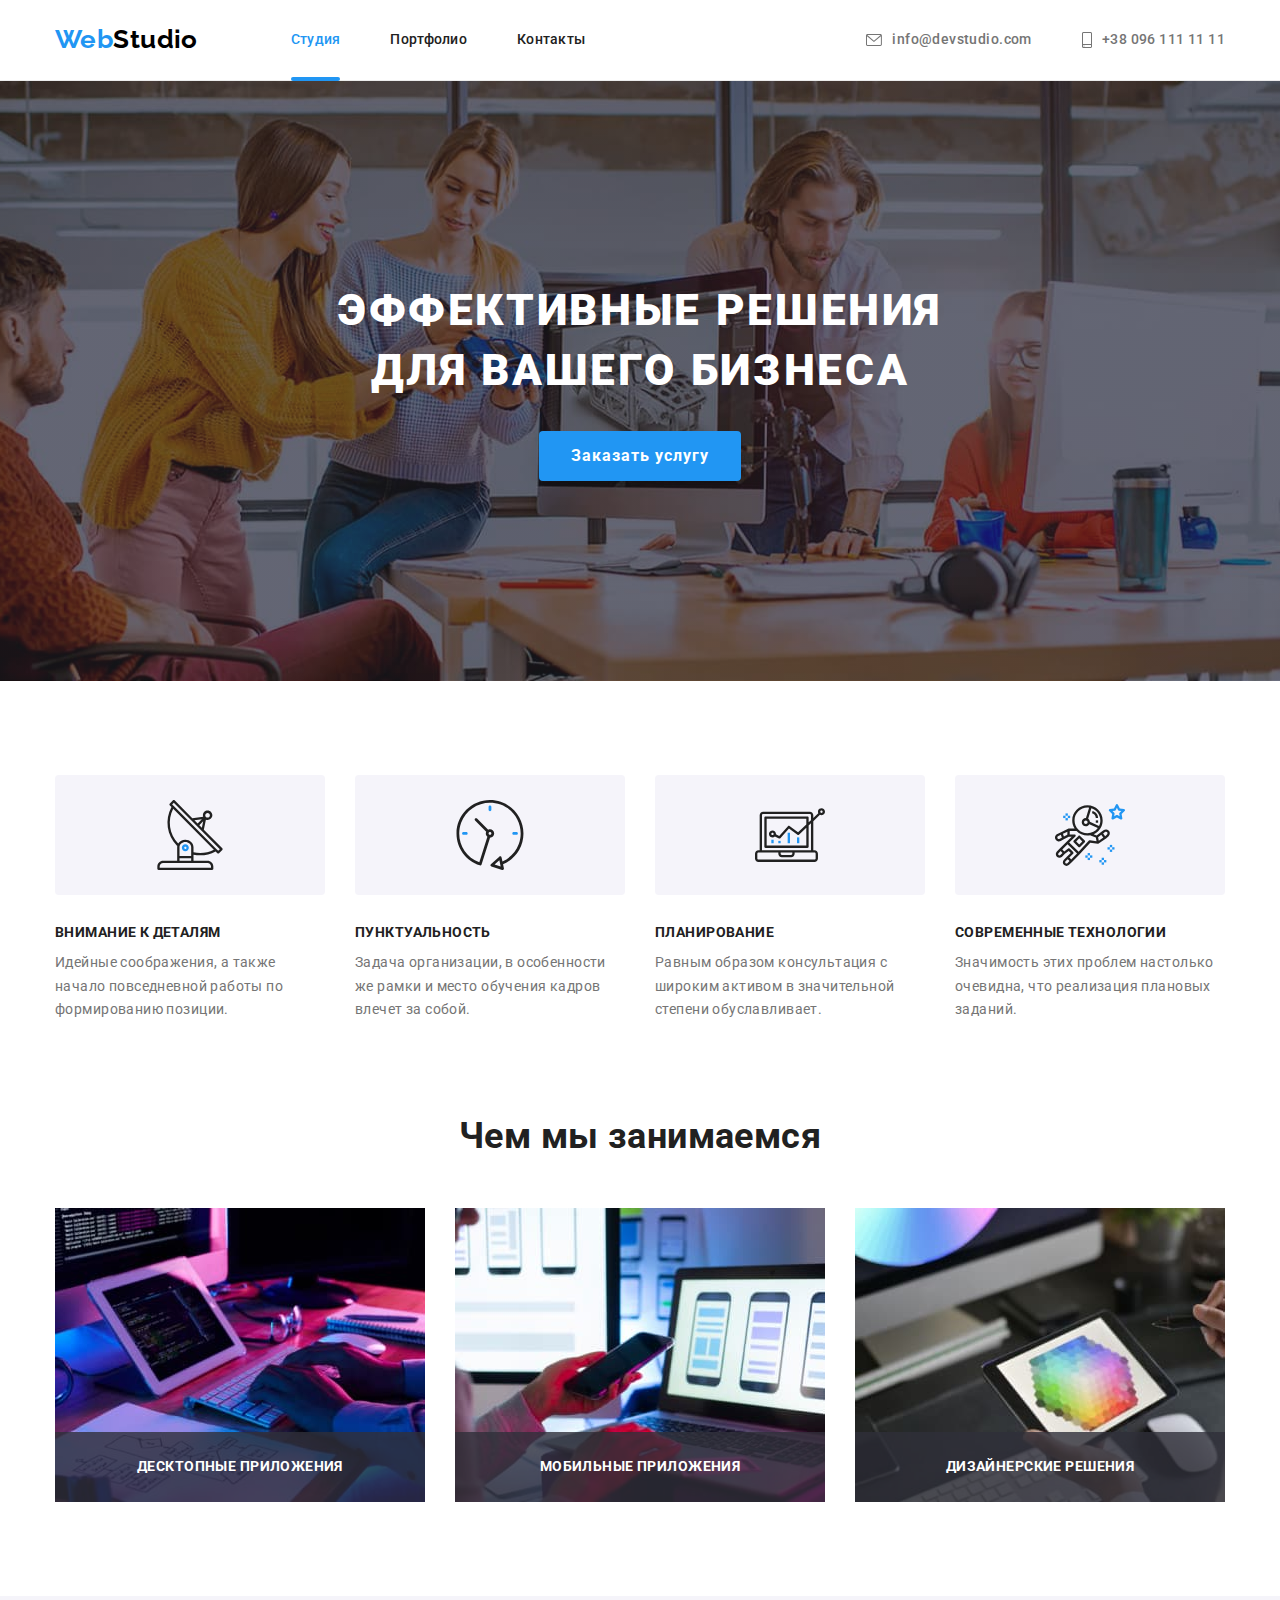
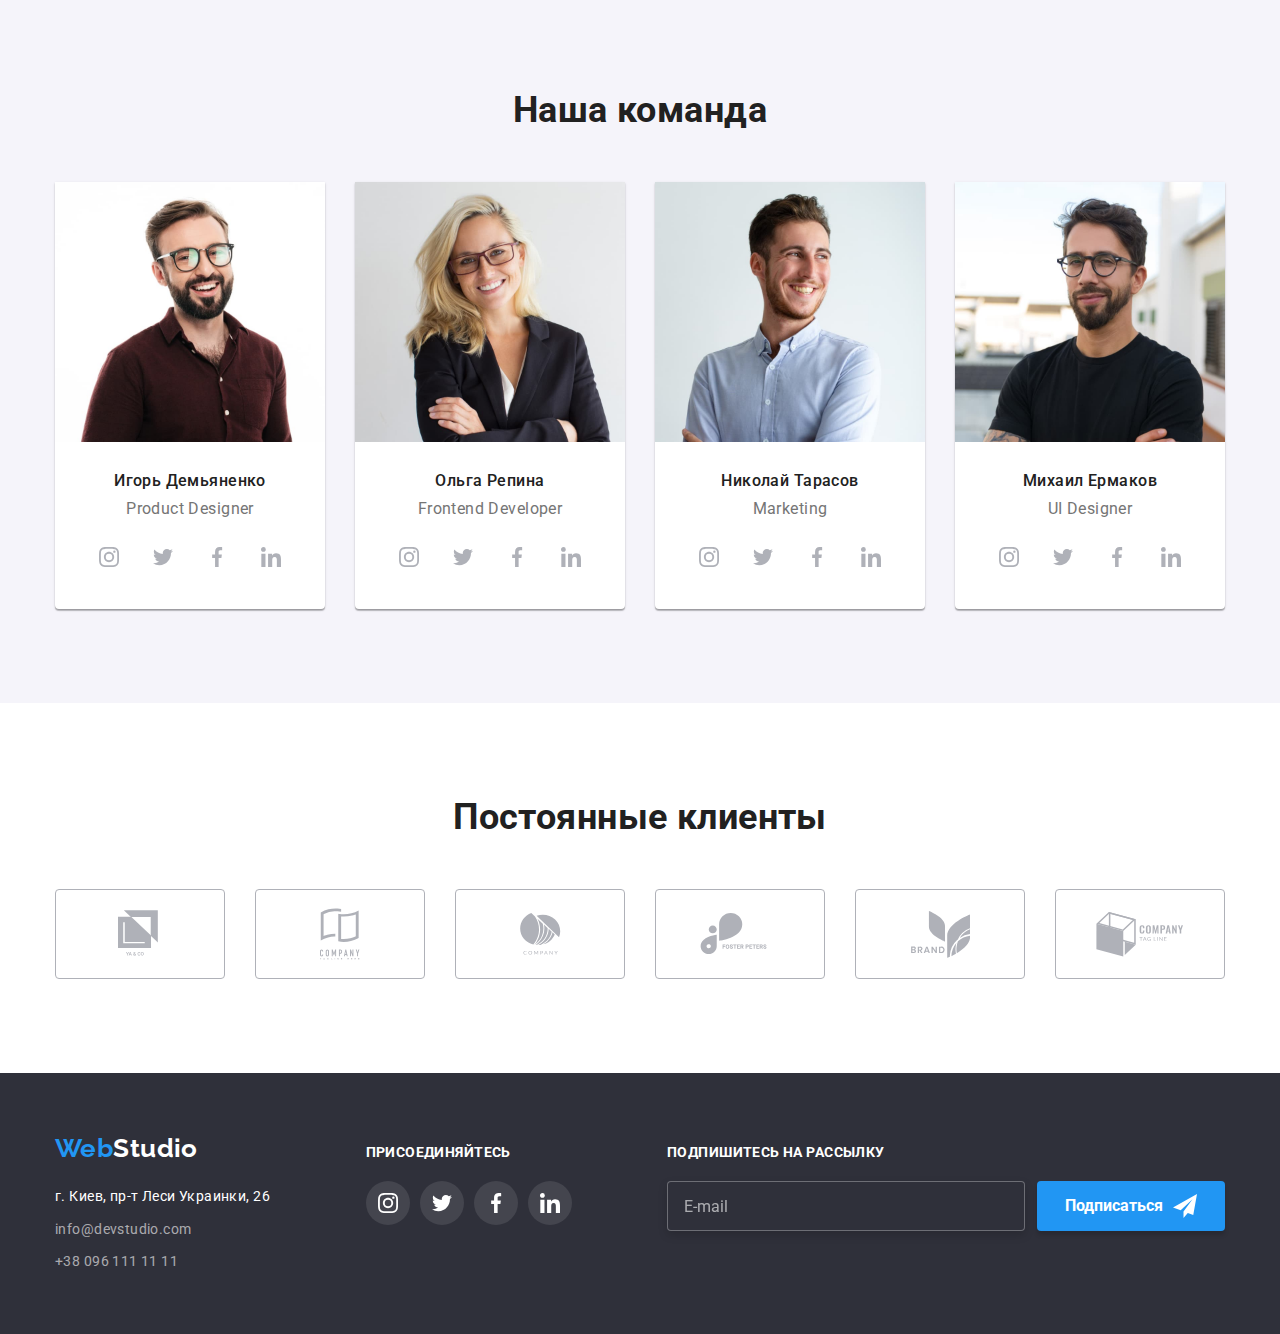
<file: index.html>
<!DOCTYPE html>
<html lang="ru">
<head>
    <meta charset="UTF-8">
    <meta http-equiv="X-UA-Compatible" content="IE=edge">
    <meta name="viewport" content="width=device-width, initial-scale=1.0">
    <title>WebStudio</title>
    <link rel="stylesheet" href="https://cdnjs.cloudflare.com/ajax/libs/modern-normalize/1.0.0/modern-normalize.min.css">
    <link rel="preconnect" href="https://fonts.gstatic.com">
    <link href="https://fonts.googleapis.com/css2?family=Raleway:wght@700&family=Roboto:wght@400;500;700;900&display=swap"
        rel="stylesheet">
    <link rel="stylesheet" href="./css/styles.css">
    
</head>
<body>

    <!-- Шапка сайта -->

    <header class="page-header">
        <div class="main-header container">
            <nav class="main-nav">
                <a href="./" class="logo"><span class="logo-first">Web</span>Studio</a>   
                <ul class="site-nav-list">
                    <li class="item"><a class="link current" href="./index.html">Студия</a></li>
                    <li class="item"><a class="link" href="./portfolio.html">Портфолио</a></li>
                    <li class="item"><a class="link" href="">Контакты</a></li>
                </ul>
            </nav>
    
            <ul class="nav-link">
                <li class="item">
                    <a href="mailto:info@devstudio.com" class="link">
                        <svg class="icon-nav" width="16" height="12">
                            <use href="./images/icons/icons.svg#envelope"></use>
                        </svg>
                        info@devstudio.com</a>
                </li>
                <li class="item">
                    <a href="tel:+380961111111" class="link">
                        <svg class="icon-nav" width="10" height="16">
                            <use href="./images/icons/icons.svg#smartphone"></use>
                        </svg>  
                    +38 096 111 11 11</a>
                </li>  
            </ul>
                
         </div>
    </header>  

    <main>

        <!-- Hero -->

        <section class="section hero">
            <div class="container">
                <h1 class="title">Эффективные решения<br>для вашего бизнеса</h1>
                <button type="button" class="button" data-modal-open>Заказать услугу</button>
            </div>
        </section>
        
        
        <!-- Особенности -->

        <section class="section features">
            <div class="container">
                <h2 class="title visually-hidden">Особенности</h2>
                <ul class="list">
                    <li class="item-icon icon-antenna">
                        <h3 class="list-title">Внимание к деталям</h3>
                        <p>Идейные соображения, а также начало повседневной работы по формированию позиции.</p>
                    </li>
                    <li class="item-icon icon-clock">                         
                        <h3 class="list-title">Пунктуальность</h3>
                        <p>Задача организации, в особенности же рамки и место обучения кадров влечет за собой.</p>
                    </li>
                    <li class="item-icon icon-diagram">                        
                        <h3 class="list-title">Планирование</h3>
                        <p>Равным образом консультация с широким активом в значительной степени обуславливает.</p>
                    </li>
                    <li class="item-icon icon-astronaut">                       
                        <h3 class="list-title">Современные технологии</h3>
                        <p>Значимость этих проблем настолько очевидна, что реализация плановых заданий.</p>
                    </li>
                </ul>
            </div>
        </section>

        <!-- Чем мы занимаемся -->

        <section class="section work-list">
            <div class="container">
                <h2 class="title">Чем мы занимаемся</h2>
                <ul class="list">         
                    <li class="box">
                        <img src="./images/box1.jpg" alt="box1" width="370">
                        <p class="text-image">Десктопные приложения</p>
                    </li>
                    <li class="box">
                        <img src="./images/box2.jpg" alt="box2" width="370">
                        <p class="text-image">Мобильные приложения</p>
                    </li>  
                    <li class="box">
                        <img src="./images/box3.jpg" alt="box3" width="370">
                        <p class="text-image">Дизайнерские решения</p>
                    </li>
                </ul>
            </div>
        </section>

        <!-- Наша команда -->

        <section class="section team">
            <div class="container">
                <h2 class="title">Наша команда</h2>
                <ul class="list">   
                    <li class="team-card">
                        <img src="./images/img(2)(1).jpg" alt="фото Игорь Демьяненко" width="270">
                        <div class="description">
                            <h3 class="name">Игорь Демьяненко</h3>
                            <p lang="en" class="profession">Product Designer</p>
                            <ul class="list social-icons">
                                <li class="social-icons-item">
                                    <a class="social-link" href="" target="_blank" rel="noopener noreferrer">
                                        <svg class="icon" width="20" height="20">
                                            <use href="./images/icons/icons.svg#instagram"></use>
                                        </svg>
                                    </a>
                                </li>
                                <li class="social-icons-item">
                                    <a class="social-link" href="" target="_blank" rel="noopener noreferrer">
                                        <svg class="icon" width="20" height="20">
                                            <use href="./images/icons/icons.svg#twitter"></use>
                                        </svg>
                                    </a>
                                </li>
                                <li class="social-icons-item">
                                    <a class="social-link" href="" target="_blank" rel="noopener noreferrer">
                                        <svg class="icon" width="20" height="20">
                                            <use href="./images/icons/icons.svg#facebook"></use>
                                        </svg>
                                    </a>
                                </li>
                                <li class="social-icons-item">
                                    <a class="social-link" href="" target="_blank" rel="noopener noreferrer">
                                        <svg class="icon" width="20" height="20">
                                            <use href="./images/icons/icons.svg#linkedin"></use>
                                        </svg>
                                    </a>
                                </li>
                            </ul>         
                        </div>
                    </li>
                    <li class="team-card">
                        <img src="./images/img(3)(1).jpg" alt="фото Ольга Репина" width="270">
                        <div class="description">
                            <h3 class="name">Ольга Репина</h3>
                            <p lang="en" class="profession">Frontend Developer</p>
                            <ul class="list social-icons">
                                <li class="social-icons-item">
                                    <a class="social-link" href="" target="_blank" rel="noopener noreferrer">
                                        <svg class="icon" width="20" height="20">
                                            <use href="./images/icons/icons.svg#instagram"></use>
                                        </svg>
                                    </a>
                                </li>
                                <li class="social-icons-item">
                                    <a class="social-link" href="" target="_blank" rel="noopener noreferrer">
                                        <svg class="icon" width="20" height="20">
                                            <use href="./images/icons/icons.svg#twitter"></use>
                                        </svg>
                                    </a>
                                </li>
                                <li class="social-icons-item">
                                    <a class="social-link" href="" target="_blank" rel="noopener noreferrer">
                                        <svg class="icon" width="20" height="20">
                                            <use href="./images/icons/icons.svg#facebook"></use>
                                        </svg>
                                    </a>
                                </li>
                                <li class="social-icons-item">
                                    <a class="social-link" href="" target="_blank" rel="noopener noreferrer">
                                        <svg class="icon" width="20" height="20">
                                            <use href="./images/icons/icons.svg#linkedin"></use>
                                        </svg>
                                    </a>
                                </li>
                            </ul> 
                        </div>
                    </li>
                    <li class="team-card">
                        <img src="./images/img(4)(1).jpg" alt="фото Николай Тарасов" width="270">
                        <div class="description">
                            <h3 class="name">Николай Тарасов</h3>
                        <p lang="en" class="profession">Marketing</p>
                        <ul class="list social-icons">
                            <li class="social-icons-item">
                                <a class="social-link" href="" target="_blank" rel="noopener noreferrer">
                                    <svg class="icon" width="20" height="20">
                                        <use href="./images/icons/icons.svg#instagram"></use>
                                    </svg>
                                </a>
                            </li>
                            <li class="social-icons-item">
                                <a class="social-link" href="" target="_blank" rel="noopener noreferrer">
                                    <svg class="icon" width="20" height="20">
                                        <use href="./images/icons/icons.svg#twitter"></use>
                                    </svg>
                                </a>
                            </li>
                            <li class="social-icons-item">
                                <a class="social-link" href="" target="_blank" rel="noopener noreferrer">
                                    <svg class="icon" width="20" height="20">
                                        <use href="./images/icons/icons.svg#facebook"></use>
                                    </svg>
                                </a>
                            </li>
                            <li class="social-icons-item">
                                <a class="social-link" href="" target="_blank" rel="noopener noreferrer">
                                    <svg class="icon" width="20" height="20">
                                        <use href="./images/icons/icons.svg#linkedin"></use>
                                    </svg>
                                </a>
                            </li>
                        </ul> 
                        </div>
                    </li>
                    <li class="team-card">
                        <img src="./images/img(5)(1).jpg" alt="фото Михаил Ермаков" width="270">
                        <div class="description">
                            <h3 class="name">Михаил Ермаков</h3>
                            <p lang="en" class="profession">UI Designer</p>
                            <ul class="list social-icons">
                                <li class="social-icons-item">
                                    <a class="social-link" href="" target="_blank" rel="noopener noreferrer">
                                        <svg class="icon" width="20" height="20">
                                            <use href="./images/icons/icons.svg#instagram"></use>
                                        </svg>
                                    </a>
                                </li>
                                <li class="social-icons-item">
                                    <a class="social-link" href="" target="_blank" rel="noopener noreferrer">
                                        <svg class="icon" width="20" height="20">
                                            <use href="./images/icons/icons.svg#twitter"></use>
                                        </svg>
                                    </a>
                                </li>
                                <li class="social-icons-item">
                                    <a class="social-link" href="" target="_blank" rel="noopener noreferrer">
                                        <svg class="icon" width="20" height="20">
                                            <use href="./images/icons/icons.svg#facebook"></use>
                                        </svg>
                                    </a>
                                </li>
                                <li class="social-icons-item">
                                    <a class="social-link" href="" target="_blank" rel="noopener noreferrer">
                                        <svg class="icon" width="20" height="20">
                                            <use href="./images/icons/icons.svg#linkedin"></use>
                                        </svg>
                                    </a>
                                </li>
                            </ul> 
                        </div>
                    </li> 
                </ul>
            </div>
        </section>

        <!-- Постоянные клиенты -->

        <section class="section clients">
            <div class="container">
                <h2 class="title">Постоянные клиенты</h2>            
            <div class="regular-customers">
                <ul class="list-customers">
                    <li class="item">
                        <a class="link" href="">
                            <svg class="icon-customers" width="44" height="49">
                                <use href="./images/icons/icons.svg#logo1"></use>
                            </svg> 
                        </a>
                    </li>
                    <li class="item">
                        <a class="link" href="">
                            <svg class="icon-customers" width="40" height="52">
                                <use href="./images/icons/icons.svg#logo2"></use>
                            </svg>
                        </a>
                    </li>
                    <li class="item">
                        <a class="link" href="">
                            <svg class="icon-customers" width="41" height="42">
                                <use href="./images/icons/icons.svg#logo3"></use>
                            </svg>
                        </a>
                    </li>         
                    <li class="item">
                        <a class="link" href="">
                            <svg class="icon-customers" width="80" height="42">
                                <use href="./images/icons/icons.svg#logo4"></use>
                            </svg>
                        </a>
                    </li>
                    <li class="item">
                        <a class="link" href="">
                            <svg class="icon-customers" width="59" height="47">
                                <use href="./images/icons/icons.svg#logo5"></use>
                            </svg>
                        </a>
                    </li>
                    <li class="item">
                        <a class="link" href="">
                            <svg class="icon-customers" width="88" height="45">
                                <use href="./images/icons/icons.svg#logo6"></use>
                            </svg>
                        </a>
                    </li>                                                         
            </ul>
            </div>
            </div>            
        </section>  
    </main>

    <!-- Футер -->

    <footer class="section footer">
        <div class="container footer-item">
            <div class="footer-contacts">
                <div class="adr">
                    <a href="./" class="logo"><span class="logo-first">Web</span>Studio</a>
                </div>
                <address>
                    <p  class="title">г. Киев, пр-т Леси Украинки, 26</p>
                    <ul class="list">
                        <li class="mail"><a href="mailto:info@devstudio.com" class="link">info@devstudio.com</a></li>
                        <li class="tel"><a href="tel:+380961111111" class="link">+38 096 111 11 11</a></li>
                    </ul>
                </address>
            </div>
            
            <div class="connection">
                <p class="text-connection">присоединяйтесь</p>
            <ul class="list social-icons">
                <li class="footer-icons-item">
                    <a class="footer-link" href="" target="_blank" rel="noopener noreferrer">
                        <svg class="icon" width="20" height="20">
                            <use href="./images/icons/icons.svg#instagram"></use>
                        </svg>
                    </a>
                </li>
                <li class="footer-icons-item">
                    <a class="footer-link" href="" target="_blank" rel="noopener noreferrer">
                        <svg class="icon" width="20" height="20">
                            <use href="./images/icons/icons.svg#twitter"></use>
                        </svg>
                    </a>
                </li>
                <li class="footer-icons-item">
                    <a class="footer-link" href="" target="_blank" rel="noopener noreferrer">
                        <svg class="icon" width="20" height="20">
                            <use href="./images/icons/icons.svg#facebook"></use>
                        </svg>
                    </a>
                </li>
                <li class="footer-icons-item">
                    <a class="footer-link" href="" target="_blank" rel="noopener noreferrer">
                        <svg class="icon" width="20" height="20">
                            <use href="./images/icons/icons.svg#linkedin"></use>
                        </svg>
                    </a>
                </li>
            </ul>
            </div>

            <!-- Форма в футере -->

            <div class="footer-form">
                <p class="sub-text">Подпишитесь на рассылку</p>
                <form class="subscription">                        
                        <div class="sub-mail">
                            <label for="mail"></label>
                            <input type="email" class="footer-input" name="mail" id="mail" placeholder="E-mail" />
                        </div>                  
                        <button class="sub-button" type="submit">Подписаться
                            <svg class="icon-send" width="24" height="24">
                                <use href="./images/icons/icons.svg#icon-send"></use>
                            </svg>
                        </button>                       
                </form>
            </div>
        </div>    
    </footer>    

    <!-- Модальное окно -->

    <div class="backdrop is-hidden" data-modal>
        <div class="modal">
            <button type="button" class="modal-close" aria-label="Закрыть" data-modal-close>
                <svg class="icon" width="11" height="11">
                    <use href="./images/icons/icons.svg#close"></use>
                </svg>
            </button>
            
            <p class="text-form">Оставьте свои данные, мы вам перезвоним</p>
            <form class="modal-form">
                <div class="user-name-box">
                    <label for="user-name" class="form-label">Имя</label>
                    <div class="form-input"> 
                        <input type="text" class="input-name" name="user-name" id="user-name">
                        <svg class="icon-input" width="18" height="18">
                            <use href="./images/icons/icons.svg#person"></use>
                        </svg>                                
                    </div>
                </div>
                <div class="user-tel">
                    <label for="tel" class="form-label">Телефон</label>
                    <div class="form-input">
                        <input type="tel" class="input-name" name="tel" id="tel">
                        <svg class="icon-input" width="18" height="18">
                            <use href="./images/icons/icons.svg#phone"></use>
                        </svg>
                    </div>
                </div>
                <div class="user-mail">
                    <label for="mailto" class="form-label">Почта</label>
                    <div class="form-input">
                        <input type="email" class="input-name" name="mail" id="mailto">
                        <svg class="icon-input" width="18" height="18">
                            <use href="./images/icons/icons.svg#email"></use>
                        </svg>
                    </div>
                </div>
                <div class="input-comment">
                    <label for="comment" class="form-label">Комментарий</label>
                    <textarea class="comment" name="comment" id="comment" rows="6" placeholder="Введите текст"></textarea>
                </div>
                <div class="agreement-input">
                    <label for="agreement" class="check-label">
                        <input type="checkbox" class="check-input" name="agreement" id="agreement">
                        <svg class="icon-check" width="16" height="15">
                            <use href="./images/icons/icons.svg#icon-check"></use>
                        </svg>
                    <span class="checkbox-text">Соглашаюсь с рассылкой и принимаю <a href="">Условия договора</a></span>
                </label>
                </div>
                <button class="modal-send" type="submit">Отправить</button>  
            </form>
        </div>
    </div>

    <script src="./js/modal.js"></script>
</body>
</html>
</file>
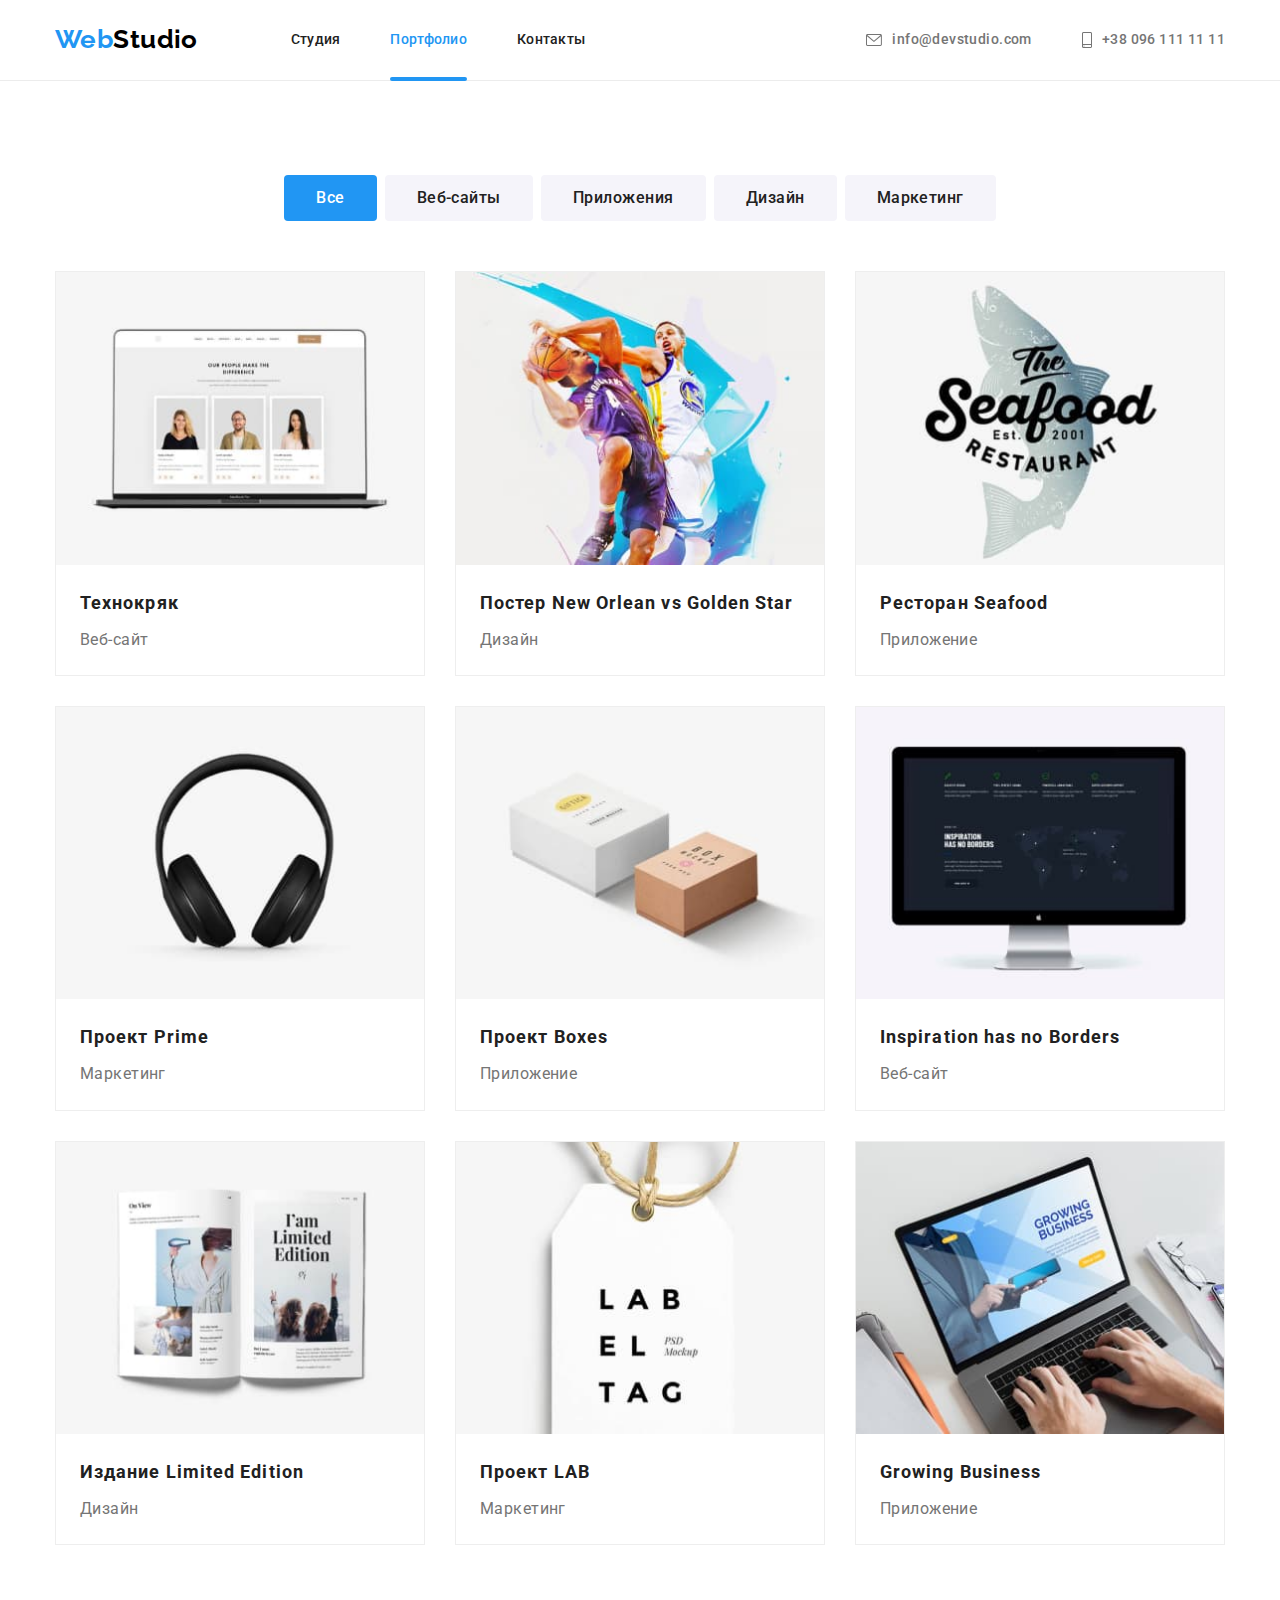
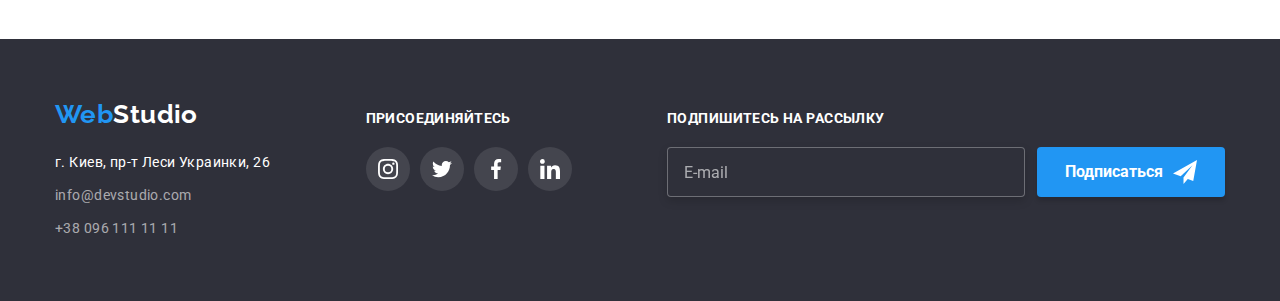
<file: portfolio.html>
<!DOCTYPE html>
<html lang="ru">

<head>
    <meta charset="UTF-8">
    <meta http-equiv="X-UA-Compatible" content="IE=edge">
    <meta name="viewport" content="width=device-width, initial-scale=1.0">
    <title>WebStudio</title>
    <link rel="stylesheet" href="https://cdnjs.cloudflare.com/ajax/libs/modern-normalize/1.0.0/modern-normalize.min.css">
    <link rel="preconnect" href="https://fonts.gstatic.com">
    <link href="https://fonts.googleapis.com/css2?family=Raleway:wght@700&family=Roboto:wght@400;500;700;900&display=swap"
        rel="stylesheet">
    <link rel="stylesheet" href="./css/styles.css">

</head>

<body>

    <!-- Шапка сайта -->

    <header class="page-header">
        <div class="main-header container">
            <nav class="main-nav">
                <a href="./" class="logo"><span class="logo-first">Web</span>Studio</a>   
                <ul class="site-nav-list">
                    <li class="item"><a class="link" href="./index.html">Студия</a></li>
                    <li class="item"><a class="link current" href="./portfolio.html">Портфолио</a></li>
                    <li class="item"><a class="link" href="">Контакты</a></li>
                </ul>
            </nav>
    
            <ul class="nav-link">
                <li class="item">
                    <a href="mailto:info@devstudio.com" class="link">
                        <svg class="icon-nav" width="16" height="12">
                            <use href="./images/icons/icons.svg#envelope"></use>
                        </svg>
                        info@devstudio.com</a>
                </li>
                <li class="item">
                    <a href="tel:+380961111111" class="link">
                        <svg class="icon-nav" width="10" height="16">
                            <use href="./images/icons/icons.svg#smartphone"></use>
                        </svg>  
                    +38 096 111 11 11</a>
                </li>  
            </ul>
        </div>
    </header>

    <!-- Наши проекты -->
    
<main>

    <section class="card-set section">
        <div class="container">
            <h1 class="visually-hidden">Наши проекты</h1>
            <ul class="list-projects">
                <li class="item"><button type="button" class="button primary all">Все</button></li>
                <li class="item"><button type="button" class="button primary">Веб-сайты</button></li>
                <li class="item"><button type="button" class="button primary">Приложения</button></li>
                <li class="item"><button type="button" class="button primary">Дизайн</button></li>
                <li class="item"><button type="button" class="button primary">Маркетинг</button></li>
            </ul>
            
            <ul class="site-projects">
                <li class="link">
                    <a class="link-card" href="">
                        <div class="overlay">
                            <p class="text-card">Технокряк это современная площадка распространения коронавируса. Компании используют эту платформу для цифрового шпионажа и атак на защищённые сервера конкурентов.</p>
                            <img src="./images/portfolio/img-0.jpg" alt="" width="370">
                        </div>
                    <div class="description">
                        <h2 class="title">Технокряк</h2>
                        <p class="direction">Веб-сайт</p>
                    </div>
                    </a>
                </li>
                <li class="link">
                    <a class="link-card" href="">
                        <div class="overlay">
                            <p class="text-card">Технокряк это современная площадка распространения коронавируса. Компании используют эту платформу для цифрового шпионажа и атак на защищённые сервера конкурентов.</p>
                            <img src="./images/portfolio/img-1.jpg" alt="" width="370">
                        </div>
                    <div class="description">
                        <h2 class="title">Постер New Orlean vs Golden Star</h2>
                        <p class="direction">Дизайн</p>
                    </div>
                    </a>
                </li>
                <li class="link">
                    <a class="link-card" href="">
                        <div class="overlay">
                            <p class="text-card">Технокряк это современная площадка распространения коронавируса. Компании используют эту платформу для цифрового шпионажа и атак на защищённые сервера конкурентов.</p>
                            <img src="./images/portfolio/img-2.jpg" alt="" width="370">
                        </div>
                    <div class="description">
                        <h2 class="title">Ресторан Seafood</h2>
                        <p class="direction">Приложение</p>
                    </div>
                    </a>
                </li>
                <li class="link">
                    <a class="link-card" href="">
                        <div class="overlay">
                            <p class="text-card">Технокряк это современная площадка распространения коронавируса. Компании используют эту платформу для цифрового шпионажа и атак на защищённые сервера конкурентов.</p>
                            <img src="./images/portfolio/img-3.jpg" alt="" width="370">
                        </div>
                    <div class="description">
                        <h2 class="title">Проект Prime</h2>
                        <p class="direction">Маркетинг</p>
                    </div>
                    </a>
                </li>
                <li class="link">
                    <a class="link-card" href="">
                        <div class="overlay">
                            <p class="text-card">Технокряк это современная площадка распространения коронавируса. Компании используют эту платформу для цифрового шпионажа и атак на защищённые сервера конкурентов.</p>
                            <img src="./images/portfolio/img-4.jpg" alt="" width="370">
                        </div>
                    <div class="description">
                        <h2 class="title">Проект Boxes</h2>
                        <p class="direction">Приложение</p>
                    </div>
                    </a>
                </li>
                <li class="link">
                    <a class="link-card" href="">
                        <div class="overlay">
                            <p class="text-card">Технокряк это современная площадка распространения коронавируса. Компании используют эту платформу для цифрового шпионажа и атак на защищённые сервера конкурентов.</p>
                            <img src="./images/portfolio/img-5.jpg" alt="" width="370">
                        </div>
                    <div class="description">
                        <h2 class="title">Inspiration has no Borders</h2>
                        <p class="direction">Веб-сайт</p>
                    </div>
                    </a>
                </li>
                <li class="link">
                    <a class="link-card" href="">
                        <div class="overlay">
                            <p class="text-card">Технокряк это современная площадка распространения коронавируса. Компании используют эту платформу для цифрового шпионажа и атак на защищённые сервера конкурентов.</p>
                            <img src="./images/portfolio/img-6.jpg" alt="" width="370">
                        </div>
                    <div class="description">
                        <h2 class="title">Издание Limited Edition</h2>
                        <p class="direction">Дизайн</p>
                    </div>
                    </a>
                </li>
                <li class="link">
                    <a class="link-card" href="">
                        <div class="overlay">
                            <p class="text-card">Технокряк это современная площадка распространения коронавируса. Компании используют эту платформу для цифрового шпионажа и атак на защищённые сервера конкурентов.</p>
                            <img src="./images/portfolio/img-7.jpg" alt="" width="370">
                        </div>
                    <div class="description">
                        <h2 class="title">Проект LAB</h2>
                        <p class="direction">Маркетинг</p>
                    </div>
                    </a>
                </li>
                <li class="link">
                    <a class="link-card" href="">
                        <div class="overlay">
                            <p class="text-card">Технокряк это современная площадка распространения коронавируса. Компании используют эту платформу для цифрового шпионажа и атак на защищённые сервера конкурентов.</p>
                            <img src="./images/portfolio/img-8.jpg" alt="" width="370">
                        </div>
                    <div class="description">
                        <h2 class="title">Growing Business</h2>
                        <p class="direction">Приложение</p>
                    </div>
                    </a>
                </li>
                
            </ul>
        </div>                
    </section>
</main>
        
      <!-- Футер -->

      <footer class="section footer">
        <div class="container footer-item">
            <div class="footer-contacts">
                <div class="adr">
                    <a href="./" class="logo"><span class="logo-first">Web</span>Studio</a>
                </div>
                <address>
                    <p  class="title">г. Киев, пр-т Леси Украинки, 26</p>
                    <ul class="list">
                        <li class="mail"><a href="mailto:info@devstudio.com" class="link">info@devstudio.com</a></li>
                        <li class="tel"><a href="tel:+380961111111" class="link">+38 096 111 11 11</a></li>
                    </ul>
                </address>
            </div>
            

            <div class="connection">
                <p class="text-connection">присоединяйтесь</p>
            <ul class="list social-icons">
                <li class="footer-icons-item">
                    <a class="footer-link" href="" target="_blank" rel="noopener noreferrer">
                        <svg class="icon" width="20" height="20">
                            <use href="./images/icons/icons.svg#instagram"></use>
                        </svg>
                    </a>
                </li>
                <li class="footer-icons-item">
                    <a class="footer-link" href="" target="_blank" rel="noopener noreferrer">
                        <svg class="icon" width="20" height="20">
                            <use href="./images/icons/icons.svg#twitter"></use>
                        </svg>
                    </a>
                </li>
                <li class="footer-icons-item">
                    <a class="footer-link" href="" target="_blank" rel="noopener noreferrer">
                        <svg class="icon" width="20" height="20">
                            <use href="./images/icons/icons.svg#facebook"></use>
                        </svg>
                    </a>
                </li>
                <li class="footer-icons-item">
                    <a class="footer-link" href="" target="_blank" rel="noopener noreferrer">
                        <svg class="icon" width="20" height="20">
                            <use href="./images/icons/icons.svg#linkedin"></use>
                        </svg>
                    </a>
                </li>
            </ul>
            </div>

            <!-- Форма в футере -->

            <div class="footer-form">
                <p class="sub-text">Подпишитесь на рассылку</p>
                <form class="subscription">                        
                        <div class="sub-mail">
                            <label for="mail"></label>
                            <input type="email" name="mail" class="footer-input" id="mail" placeholder="E-mail" />
                        </div>                  
                        <button class="sub-button" type="submit">Подписаться
                            <svg class="icon-send" width="24" height="24">
                                <use href="./images/icons/icons.svg#icon-send"></use>
                            </svg>
                        </button>                       
                </form>
            </div>
        </div>    
    </footer>  
</body>

</html>
</file>
<file: css/styles.css>
:root {
  --primary-text-color: #757575;
  --title-text-color: #212121;
  --accent-color: #2196f3;
  --primary-write-color: #ffffff;
  --complementary-color: rgba(255, 255, 255, 0.6);
  --background-button-color: #f5f4fa;
  --logo-color: #000000;
  --background-section-color: #2f303a;
  --secondary-bg-color: #188ce8;

  --regular-font-weight: 400;
  --medium-font-weight: 500;
  --bold-font-weight: 700;
  --black-font-weight: 900;

  --main-font-size: 14px;
  --secondary-font-size: 16px;

  --main-transition: 250ms cubic-bezier(0.4, 0, 0.2, 1);
}

body {
  background-color: var(--primary-write-color);
  color: var(--primary-text-color);
  font-family: Roboto, sans-serif;
  font-weight: var(--regular-font-weight);
  font-size: var(--main-font-size);
  line-height: 1.7;
  letter-spacing: 0.03em;
}

.visually-hidden {
  position: absolute !important;
  clip: rect(1px 1px 1px 1px);
  clip: rect(1px, 1px, 1px, 1px);
  padding: 0 !important;
  border: 0 !important;
  height: 1px !important;
  width: 1px !important;
  overflow: hidden;
}

.container {
  margin-left: auto;
  margin-right: auto;
  width: 1200px;
  padding-left: 15px;
  padding-right: 15px;
}

h1,
h2,
h3,
h4,
h5,
h6,
p,
ul {
  margin: 0px;
  padding: 0px;
}

.link {
  text-decoration: none;
  color: inherit;
}

.section {
  padding-bottom: 94px;
  width: 100%;
}

img {
  display: block;
  max-width: 100%;
  height: auto;
}

/* шапка сайта */

.logo {
  font-family: raleway, sans-serif;
  color: var(--logo-color);
  font-weight: var(--bold-font-weight);
  font-size: 26px;
  line-height: 1.2;
  text-decoration: none;

  padding-top: 24px;
  padding-bottom: 25px;
}

.logo-first {
  color: var(--accent-color);
}

.page-header {
  display: flex;
  border-bottom: 1px solid #ECECEC;
}

.main-nav,
.main-header {
  display: flex;
  align-items: center;
  justify-content: space-between;  
}

.site-nav-list {
  display: flex;
  margin-left: 93px;
}

.site-nav-list .item:not(:last-child) {
  margin-right: 50px;
}

.site-nav-list .link {
  display: block;
  padding-top: 32px;
  padding-bottom: 32px;
}

.site-nav-list,
.site-nav-list .link {
  color: var(--title-text-color);
  font-weight: var(--medium-font-weight);
  line-height: 1.14;
  list-style: none;
  letter-spacing: 0.02em;

  transition: color var(--main-transition);
}

.site-nav-list .link:hover,
.site-nav-list .link:focus,
.nav-link .link:hover,
.nav-link .link:focus {
  color: var(--accent-color);
}

.link.current {
  color: var(--accent-color);
}

.site-nav-list .item {
  position: relative;
}

.link.current::after {
  content:'';
  position: absolute;
  bottom: -1px;
  left: 0;  
  width: 100%;
  height: 4px;
  background: #2196F3;
  border-radius: 2px;
}

.nav-link {
  display: flex;
  margin-left: auto;
  list-style: none; 
}

.nav-link .item + .item {
  margin-left: 50px;
}

.nav-link .link {
  display: flex;
  color: var(--primary-text-color);
  font-weight: var(--medium-font-weight);
  line-height: 1.14;
  align-items: center;
  
  padding-top: 32px;
  padding-bottom: 32px;

  transition: color var(--main-transition);
}

.icon-nav {
  margin-right: 10px;
  fill: currentColor;
  display: inline-block;
}

.nav-link .link:hover,
.nav-link .link:focus {
  fill: var(--accent-color);
}

/* hero */

.hero .title {
  color: var(--primary-write-color);
  font-weight: var(--black-font-weight);
  font-size: 44px;
  line-height: 1.36;
  text-align: center;
  letter-spacing: 0.06em;
  text-transform: uppercase;

  margin-bottom: 30px;
  margin-left: auto;
  margin-right: auto;
}

.hero {
  display: flex;
  background-color: var(--background-section-color);
  text-align: center; 
  
  padding-top: 200px;
  padding-bottom: 200px;

  max-width: 1600px;
  margin-left: auto;
  margin-right: auto;
  background-image: linear-gradient(
    rgba(47, 48, 58, 0.4), 
    rgba(47, 48, 58, 0.4)), 
    url(../images/fonhero.jpg);
  
  background-size: cover;
  background-repeat: no-repeat;
  background-position: center;  
}

.hero .button,
.modal-send {
  color: var(--primary-write-color);
  background-color: var(--accent-color);
  font-weight: var(--bold-font-weight);
  font-size: var(--secondary-font-size);
  line-height: 1.87;
  align-items: center;
  text-align: center;
  letter-spacing: 0.06em;
  cursor: pointer;
  padding: 10px 32px;
  border: transparent;
  box-shadow: 0px 4px 4px rgba(0, 0, 0, 0.15);
  border-radius: 4px;

  transition: background-color var(--main-transition), box-shadow var(--main-transition);
}

.hero .button:hover,
.hero .button:focus,
.modal-send:hover,
.modal-send:hover {
  background-color: var(--secondary-bg-color);
  box-shadow: 0px 4px 4px rgba(0, 0, 0, 0.15);
}

/* Особенности */

.features {
  padding-top: 94px;
}

.features .item-icon::before {
  content: "";
  display: inline-flex;
  width: 270px;
  height: 120px;   
  background-repeat: no-repeat;
  background-position: center;  
  background-color: var(--background-button-color);
  border-radius: 4px; 
  
  margin-bottom: 30px;
}

.icon-antenna::before {
  background-image: url(../images/icons/antenna.svg);
}

.icon-clock::before {
  background-image: url(../images/icons/clock.svg);
}

.icon-diagram::before {
  background-image: url(../images/icons/diagram.svg);
}

.icon-astronaut::before {
  background-image: url(../images/icons/astronaut.svg);
}

.features .list .item-icon:not(:last-child) {
  margin-right: 30px;
}

.features .list {
  list-style: none;
  display: flex;
}

.features .title,
.features .list-title {
  color: var(--title-text-color);
}

.features .list-title {
  font-size: var(--main-font-size);
  font-weight: var(--bold-font-weight);
  line-height: 1.14;
  letter-spacing: 0.03em;
  text-transform: uppercase;

  margin-bottom: 10px;
}

/* Чем мы занимаемся */

.work-list .list {
  list-style: none;
  display: flex;
}

.work-list .title,
.team .title {
  color: var(--title-text-color);
  font-weight: var(--bold-font-weight);
  font-size: 36px;
  line-height: 1.16;
  text-align: center;
}

.work-list .title {
  margin-bottom: 50px;
}

.list .box:not(:last-child) {
  margin-right: 30px;
}

.work-list .box {
  position: relative;
}

.text-image {
  position: absolute; 
  display: flex;
  background-color: rgba(47, 48, 58, 0.8);
  bottom: 0;
  width: 100%;
  height: 70px;
  font-weight: var(--bold-font-weight);
  font-size: var(--main-font-size);
  line-height: 1.14;
  align-items: center;
  justify-content: center;
  text-transform: uppercase;
  color: #FFFFFF;
}

/* Наша команда */

.team {
  background-color: #f5f4fa;
  padding-top: 94px;
}

.team .list {
  list-style: none;
  display: inline-flex;
 }

.list .team-card:not(:last-child) {
  margin-right: 30px;
}

.team .name {
  color: var(--title-text-color);
  font-weight: var(--medium-font-weight);
  font-size: var(--secondary-font-size);
  line-height: 1.18;
  text-align: center;

  margin-bottom: 10px;
}

.team .profession {
  font-size: var(--secondary-font-size);
  line-height: 1.18;
  text-align: center;

  margin-bottom: 16px;
}

.social-icons {
  display: inline-flex;
}

.social-link {
  display: flex;
  justify-content: center;
  align-items: center;
  width: 44px;
  height: 44px;
  border-radius: 50%; 
  fill: #AFB1B8;
  
  transition: background-color var(--main-transition), fill var(--main-transition);
}

.social-icons-item:not(:last-child) {
  margin-right: 10px;
}

.social-link:hover .icon,
.social-link:focus .icon {
  fill: var(--primary-write-color); 
}

.social-link:hover,
.social-link:focus {
  background-color: var(--accent-color); 
}

.team .title {
  margin-bottom: 50px;
}

.team-card {
  background-color: var(--primary-write-color);
  box-shadow: 0px 1px 3px rgba(0, 0, 0, 0.12), 0px 1px 1px rgba(0, 0, 0, 0.14), 0px 2px 1px rgba(0, 0, 0, 0.2);
  border-radius: 0px 0px 4px 4px;
  text-align: center;
}

.team-card .description {
  padding: 30px 32px 30px 32px;
  justify-content: center;
}

/* Постоянные клиенты */

.clients .title {
  font-weight: var(--bold-font-weight);
  font-size: 36px;
  line-height: 1.16;
  text-align: center;
  color: var(--title-text-color);

  margin-bottom: 50px;
}

.clients {
  padding-top: 94px;
  padding-bottom: 94px;
}

.list-customers {
  list-style: none;
  display: flex;
  flex-wrap: wrap; 
  margin-left: -30px;
  margin-top: -30px;
}

.list-customers .link {
  display: inline-flex;
  width: 170px;
  height: 90px;
  border: 1px solid #AFB1B8;
  border-radius: 4px;
  justify-content: center;
  align-items: center;
  fill: #AFB1B8; 
  margin-left: 30px;
  margin-top: 30px;

  transition: fill var(--main-transition), border-color var(--main-transition);
}

.list-customers .link:hover,
.list-customers .link:focus {
  fill: var(--accent-color);  
  border-color: var(--accent-color);
}

/* footer */

.footer {
  background-color: var(--background-section-color);
  padding-top: 60px;
  padding-bottom: 60px;
}

.footer-item {
  display: flex;
  justify-content: space-between;
}

.footer .adr {
  display: inline-block;
  margin-bottom: 20px;
}

.footer .logo {
  color: var(--primary-write-color);
}

.footer .title {
  font-style: normal;
  color: var(--primary-write-color);
  line-height: 1.7;

  margin-bottom: 9px;
}

.footer .link {
  font-style: normal;
  list-style: none;
  color: var(--complementary-color);
  line-height: 1.7;

  transition: color var(--main-transition);
}

.footer .link:hover,
.footer .link:focus {
  color: var(--accent-color);
}

.footer .list {
  list-style: none;
  font-style: normal;
}

.footer .mail {
  margin-bottom: 9px;
}

.connection {
  display: inline-block;
  padding-top: 12px;
  padding-bottom: 40px;  
}

.text-connection {
  font-weight: var(--bold-font-weight);
  line-height: 1.14;
  text-transform: uppercase;
  color: var(--primary-write-color);
  margin-bottom: 20px; 
}

.footer-link {
  display: flex;
  background-color: rgba(255, 255, 255, 0.1);
  justify-content: center;
  align-items: center;
  width: 44px;
  height: 44px;
  border-radius: 50%; 
  fill: #FFFFFF;

  transition: background-color var(--main-transition);
}

.footer-link:hover,
.footer-link:focus {
 background-color: var(--accent-color);
}

.footer-icons-item:not(:last-child) {
  margin-right: 10px;
}

.footer-contacts {
  display: inline-block;
}

  /* Форма в футере */

  .subscription {
    display: flex;
    align-items: center;
  }

  .sub-mail {
  display: inline-block; 
}

.footer-form {
  display: inline-block;
  padding-top: 12px;
  padding-bottom: 40px;
}

.sub-mail .footer-input::placeholder {
  font-size: var(--secondary-font-size);
  line-height: 1.25;
  color: rgba(255, 255, 255, 0.6);  
}

.sub-text {
  color: var(--primary-write-color);
  font-weight: var(--bold-font-weight);
  line-height: 1.14;
  text-transform: uppercase;
  margin-bottom: 20px;
}

.footer-input {
  width: 358px;
  height: 50px;
  border: 1px solid rgba(255, 255, 255, 0.3);
  font-size: var(--secondary-font-size);
  line-height: 1.25;
  color: rgba(255, 255, 255, 0.6);

  filter: drop-shadow(0px 4px 4px rgba(0, 0, 0, 0.15));
  border-radius: 4px;
  padding-left: 16px;
  background: var(--background-section-color); 
}

.sub-button {
  display: inline-flex;
  font-weight: var(--bold-font-weight);
  font-size: var(--secondary-font-size);
  line-height: 1.87;
  color: var(--primary-write-color);
  background: var(--accent-color);
  box-shadow: 0px 4px 4px rgba(0, 0, 0, 0.15);
  border-radius: 4px;
  align-items: center;
  cursor: pointer;
  border: transparent;
  
  padding: 10px 28px 10px 28px;
  margin-left: 12px; 

  transition: background-color var(--main-transition);
}

.sub-button:hover,
.sub-button:focus {
  background-color: var(--secondary-bg-color);
}

.icon-send { 
  margin-left: 10px;
}

/* Portfolio */

/* Наши проекты */

.card-set {
  padding-top: 94px;
}

.list-projects {
  list-style: none;
  display: flex;
  justify-content: center;

  margin-bottom: 50px;  
}

.list-projects .item:not(:last-child) {
  margin-right: 8px;
}

.list-projects .primary:hover,
.list-projects .primary:focus {
  color: var(--primary-write-color);
  background-color: var(--accent-color);
  box-shadow: 0px 4px 4px rgba(0, 0, 0, 0.15);  
}

.button.primary.all {
  color: var(--primary-write-color);
  background-color: var(--accent-color);
}

.button.primary {
  color: var(--title-text-color);
  background-color: var(--background-button-color);
  font-weight: var(--medium-font-weight);
  font-size: var(--secondary-font-size);
  line-height: 1.62;
  text-align: center;
  cursor: pointer;
  letter-spacing: 0.03em;

  padding: 10px 32px;
  border: transparent;
  border-radius: 4px;

  transition: color var(--main-transition), background-color var(--main-transition), box-shadow var(--main-transition);
}

.site-projects {
  list-style: none;
  display: flex;
  flex-wrap: wrap; 

  margin-right: -30px;
  margin-bottom: -30px;
}

.site-projects .title {
  color: var(--title-text-color);
  font-weight: var(--bold-font-weight);
  font-size: 18px;
  line-height: 2;
  letter-spacing: 0.06em;
}

.site-projects .direction {
  color: var(--primary-text-color);
  font-weight: var(--regular-font-weight);
  font-size: var(--secondary-font-size);
  line-height: 1.9;
}

.site-projects .title {
  margin-bottom: 4px;
}

.site-projects .link {
  background-color: var(--primary-write-color);
  flex-basis: calc((100%-60px) / 3);
  max-width: 370px;
  margin-right: 30px;
  margin-bottom: 30px;
  border: 1px solid #eeeeee;
}

.overlay {
  position: relative;
  overflow: hidden;
}

.text-card {
  position: absolute;
  width: 100%;
  height: 100%;
  padding: 63px 24px 63px 24px;
  color: var(--primary-write-color);
  font-size: 18px;
  line-height: 1.55;
  background-color: rgba(33, 150, 243, 0.9);
  opacity: 0;

  transform: translatey(100%);
  transition: transform var(--main-transition), opacity var(--main-transition);
}

.link-card:hover .text-card,
.link-card:focus .text-card {
  opacity: 1;  
  transform: translatey(0);
}

.link-card {
  display: block;
  text-decoration: none;  
  transition: box-shadow var(--main-transition);
}

.link-card:hover, 
.link-card:focus {
  box-shadow: 0px 1px 1px rgba(0, 0, 0, 0.12), 0px 4px 4px rgba(0, 0, 0, 0.06), 1px 4px 6px rgba(0, 0, 0, 0.16); 
}

.link .description {
  padding: 20px 24px;  
}


/* Модальное окно */

.backdrop {
  position: fixed;
  top: 0;
  left: 0;
  width: 100%;
  height: 100%;
  background-color: rgba(0, 0, 0, 0.2);
  opacity: 1; 

  transition: opacity var(--main-transition);
}

.backdrop.is-hidden {
  visibility: hidden;
  opacity: 0;
  pointer-events: none;   
}

.backdrop.is-hidden .modal {
  transform: translate(-50%, -50%) scale(1.02); 
}

.modal {
  position: absolute;
  left: 50%;
  top: 50%;
  min-width: 528px;
  min-height: 581px;
  background-color: #FFFFFF;
  box-shadow: 0px 1px 3px rgba(0, 0, 0, 0.12), 0px 1px 1px rgba(0, 0, 0, 0.14), 0px 2px 1px rgba(0, 0, 0, 0.2);
  border-radius: 4px;
  visibility: visible;

  padding-top: 40px;
  padding-left: 40px;
  padding-right: 40px;
  padding-bottom: 40px;
  
  transform: translate(-50%, -50%) scale(1);
  transition: transform var(--main-transition); 
}

.modal-close {
  position: absolute;
  display: flex;
  align-items: center;
  justify-content: center;
  top: 8px;
  right: 8px;
  width: 30px;
  height: 30px;
  border-radius: 50%;
  background-color: #ffffff;
  border: 1px solid rgba(0, 0, 0, 0.1);

  transition: fill var(--main-transition);
}

.modal-close:hover,
.modal-close:focus {
  cursor: pointer;
  fill: var(--accent-color)
}

.text-form {
  font-weight: var(--bold-font-weight);
  font-size: 20px;
  line-height: 1.15;
  text-align: center;
  color: var(--title-text-color);

  padding-bottom: 12px;
}

.user-name-box,
.user-tel,
.user-mail {
  margin-bottom: 10px;
}

.form-label,
.check {
  font-weight: var(--regular-font-weight);
  font-size: 12px;
  line-height: 1.16;
  letter-spacing: 0.01em;

  color: var(--primary-text-color);
}

.form-input {
  position: relative;  
}

.input-name {  
  width: 100%;
  height: 40px;
  padding-left: 42px;
  border: 1px solid rgba(33, 33, 33, 0.2);  
  border-radius: 4px;
  cursor: pointer;

  outline: 0;
  transition: border var(--main-transition);
}

.input-name:focus + .icon-input {
  fill: var(--accent-color);
}

 
.input-name:focus {
  border: 1px solid var(--accent-color);
  outline-color: var(--accent-color);
}

.icon-input {
  position: absolute;
  left: 12px;
  top: 50%;
  transform: translateY(-50%);

  transition: fill var(--main-transition);
}

.input-comment {
  padding-bottom: 20px;
}

.comment {
  width: 100%;
  resize: none;
  border: 1px solid rgba(33, 33, 33, 0.2);
  border-radius: 4px;
  cursor: pointer;
  
  padding: 12px 16px 12px 16px;

  outline: 0;
  transition: outline-color var(--main-transition), border var(--main-transition);
}

.comment::placeholder {
  font-size: 12px;
  line-height: 1.16;
  letter-spacing: 0.01em;
  color: rgba(117, 117, 117, 0.5);
}

.comment:focus {
  border: 1px solid var(--accent-color);
  outline-color: var(--accent-color);
}

.agreement-input {
  margin-bottom: 30px;
}

.check-label {
  display: flex;
  align-items: center;
  justify-content: center;
  cursor: pointer;
}

.check-input {
  position: absolute;
  
  -webkit-appearance: none;
  -moz-appearance: none;
  appearance: none;
}

.icon-check {
  display: inline-block;
  width: 16px;
  height: 15px;
  background-image: url(../images/icons/border-check.svg);
  background-color: #fff;
  margin-right: 7px;

  transition: background-color var(--main-transition);
}

.check-input:checked + .icon-check {
  background-color: var(--accent-color);
  background-image: var(--accent-color);
  border-radius: 2px;
}

.checkbox-text {
  line-height: 1.71;
  color: var(--primary-text-color);
}

.checkbox-text a {
  color: var(--accent-color);
}

.modal-send {
  display: block;
  padding: 10px 55px 10px 55px;
  margin-left: auto;
  margin-right: auto;
}
</file>
